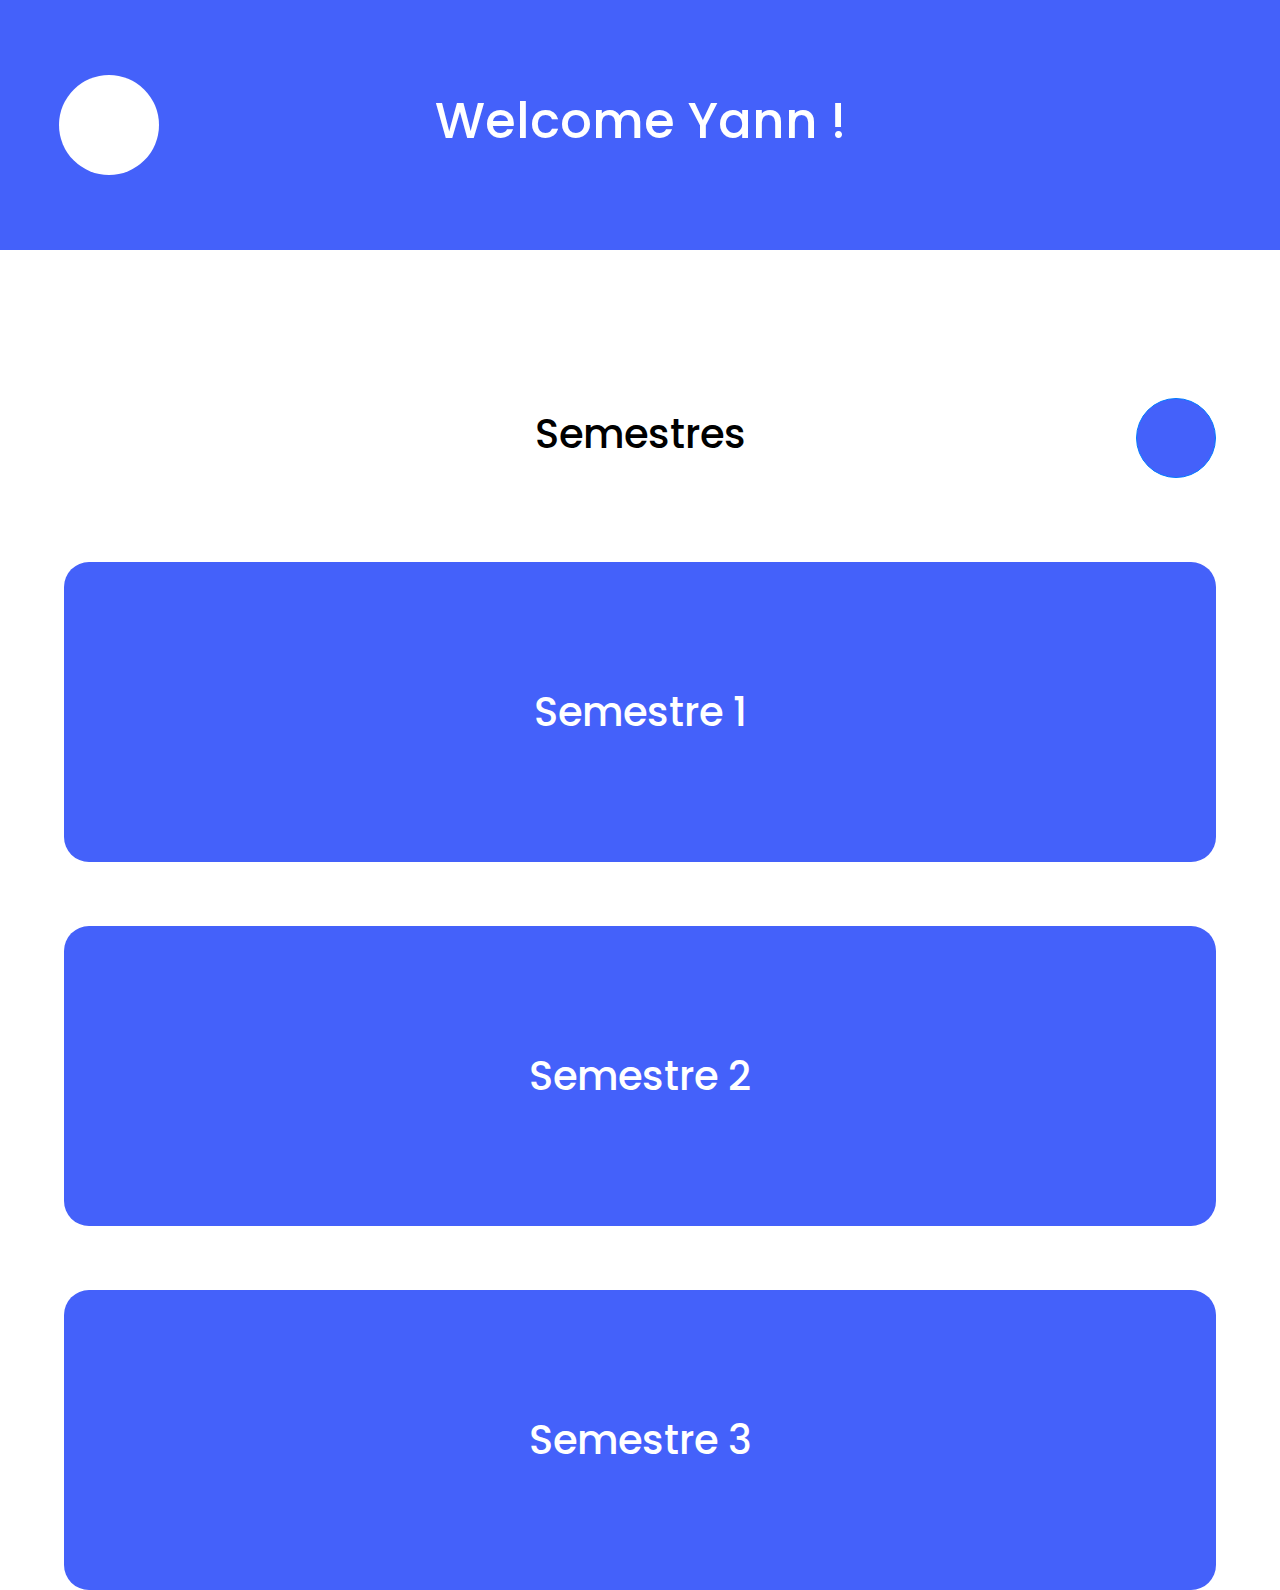
<file: index.html>
<!DOCTYPE html>
<html>
  <header>
    <link
      rel="stylesheet"
      href="https://cdn.jsdelivr.net/npm/bootstrap@4.0.0/dist/css/bootstrap.min.css"
      integrity="sha384-Gn5384xqQ1aoWXA+058RXPxPg6fy4IWvTNh0E263XmFcJlSAwiGgFAW/dAiS6JXm"
      crossorigin="anonymous"
    />
    <script
      src="https://code.jquery.com/jquery-3.2.1.slim.min.js"
      integrity="sha384-KJ3o2DKtIkvYIK3UENzmM7KCkRr/rE9/Qpg6aAZGJwFDMVNA/GpGFF93hXpG5KkN"
      crossorigin="anonymous"
    ></script>
    <script
      src="https://cdn.jsdelivr.net/npm/popper.js@1.12.9/dist/umd/popper.min.js"
      integrity="sha384-ApNbgh9B+Y1QKtv3Rn7W3mgPxhU9K/ScQsAP7hUibX39j7fakFPskvXusvfa0b4Q"
      crossorigin="anonymous"
    ></script>
    <script
      src="https://cdn.jsdelivr.net/npm/bootstrap@4.0.0/dist/js/bootstrap.min.js"
      integrity="sha384-JZR6Spejh4U02d8jOt6vLEHfe/JQGiRRSQQxSfFWpi1MquVdAyjUar5+76PVCmYl"
      crossorigin="anonymous"
    ></script>
    <link rel="stylesheet" href="css/stylesheet.css" />
    <link rel="preconnect" href="https://fonts.googleapis.com" />
    <link
      rel="stylesheet"
      href="https://cdnjs.cloudflare.com/ajax/libs/font-awesome/6.2.0/css/all.min.css"
      integrity="sha512-xh6O/CkQoPOWDdYTDqeRdPCVd1SpvCA9XXcUnZS2FmJNp1coAFzvtCN9BmamE+4aHK8yyUHUSCcJHgXloTyT2A=="
      crossorigin="anonymous"
      referrerpolicy="no-referrer"
    />
    <link rel="preconnect" href="https://fonts.googleapis.com" />
    <link rel="preconnect" href="https://fonts.gstatic.com" crossorigin />
    <link
      href="https://fonts.googleapis.com/css2?family=Poppins:wght@700&display=swap"
      rel="stylesheet"
    />
  </header>

  <body>
    <!-- Header -->
    <div class="row" id="welcome">
      <div class="col-sm-3" id="btn_left">
        <button type="button" class="btn btn-primary btn-profile">
          <i class="fa-solid fa-user" style="color: black ;"></i>
      </div>
      <div class="col-sm-6">
        <h1 id="title_header">Welcome Yann !</h1>
      </div>
      <div class="col-sm-3" id="btn_right">
        
        </button>
      </div>
    </div>
    <!-- Title -->
    <div class="row" id="title_semestre">
      <div class="col-sm-3" id="btn_left"></div>
      <div class="col-sm-6">
        <h1 class="title">Semestres</h1>
      </div>
      <div class="col-sm-3" id="btn_right">
        <button type="button" class="btn btn-primary btn-add">
          <i class="fa-solid fa-plus"></i>
        </button>
      </div>
    </div>
    <!-- Semestres -->
    <div class="semestre_button">
     <h1 class="big_card_title">Semestre 1</h1>
    </div>
    <div class="semestre_button">
      <h1 class="big_card_title">Semestre 2</h1>
     </div>
     <div class="semestre_button">
      <h1 class="big_card_title">Semestre 3</h1>
     </div>
  </body>
</html>
</file>
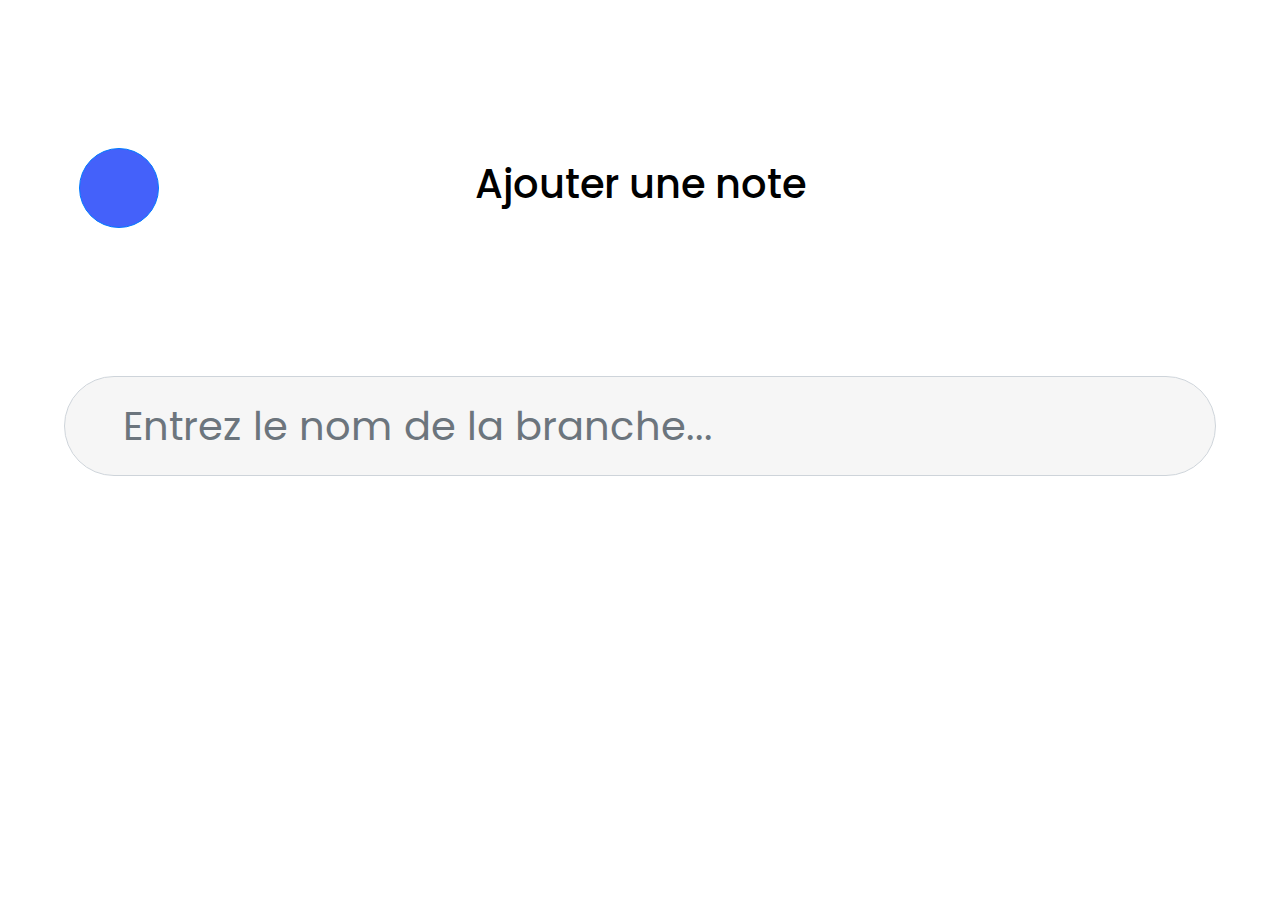
<file: addGrade.html>
<!DOCTYPE html>
<html>
<header>
  <link rel="stylesheet" href="https://cdn.jsdelivr.net/npm/bootstrap@4.0.0/dist/css/bootstrap.min.css"
    integrity="sha384-Gn5384xqQ1aoWXA+058RXPxPg6fy4IWvTNh0E263XmFcJlSAwiGgFAW/dAiS6JXm" crossorigin="anonymous" />
  <script src="https://code.jquery.com/jquery-3.2.1.slim.min.js"
    integrity="sha384-KJ3o2DKtIkvYIK3UENzmM7KCkRr/rE9/Qpg6aAZGJwFDMVNA/GpGFF93hXpG5KkN"
    crossorigin="anonymous"></script>
  <script src="https://cdn.jsdelivr.net/npm/popper.js@1.12.9/dist/umd/popper.min.js"
    integrity="sha384-ApNbgh9B+Y1QKtv3Rn7W3mgPxhU9K/ScQsAP7hUibX39j7fakFPskvXusvfa0b4Q"
    crossorigin="anonymous"></script>
  <script src="https://cdn.jsdelivr.net/npm/bootstrap@4.0.0/dist/js/bootstrap.min.js"
    integrity="sha384-JZR6Spejh4U02d8jOt6vLEHfe/JQGiRRSQQxSfFWpi1MquVdAyjUar5+76PVCmYl"
    crossorigin="anonymous"></script>
  <link rel="stylesheet" href="css/stylesheet.css" />
  <link rel="preconnect" href="https://fonts.googleapis.com" />
  <link rel="stylesheet" href="https://cdnjs.cloudflare.com/ajax/libs/font-awesome/6.2.0/css/all.min.css"
    integrity="sha512-xh6O/CkQoPOWDdYTDqeRdPCVd1SpvCA9XXcUnZS2FmJNp1coAFzvtCN9BmamE+4aHK8yyUHUSCcJHgXloTyT2A=="
    crossorigin="anonymous" referrerpolicy="no-referrer" />
  <link rel="preconnect" href="https://fonts.googleapis.com" />
  <link rel="preconnect" href="https://fonts.gstatic.com" crossorigin />
  <link href="https://fonts.googleapis.com/css2?family=Poppins:wght@700&display=swap" rel="stylesheet" />
</header>

<body>
  <!-- Title -->
  <div class="row" id="title_semestre">
    <div class="col-sm-3" id="btn_left">
      <button type="button" class="btn btn-primary btn-add">
        <i class="fa-solid fa-chevron-left"></i>
    </div>
    <div class="col-sm-6">
        <h1 class="title">Ajouter une note</h1>
    </div>
    <div class="col-sm-3" id="btn_right">
    </div>
  </div>
  <!-- Semestres -->
 <div>
    <div class="input-group mb-3">
        <input type="text" class="form-control" placeholder="Entrez le nom de la branche..." aria-label="Search" aria-describedby="basic-addon2">
      </div>
      
      </div>
</body>
</html>
</file>
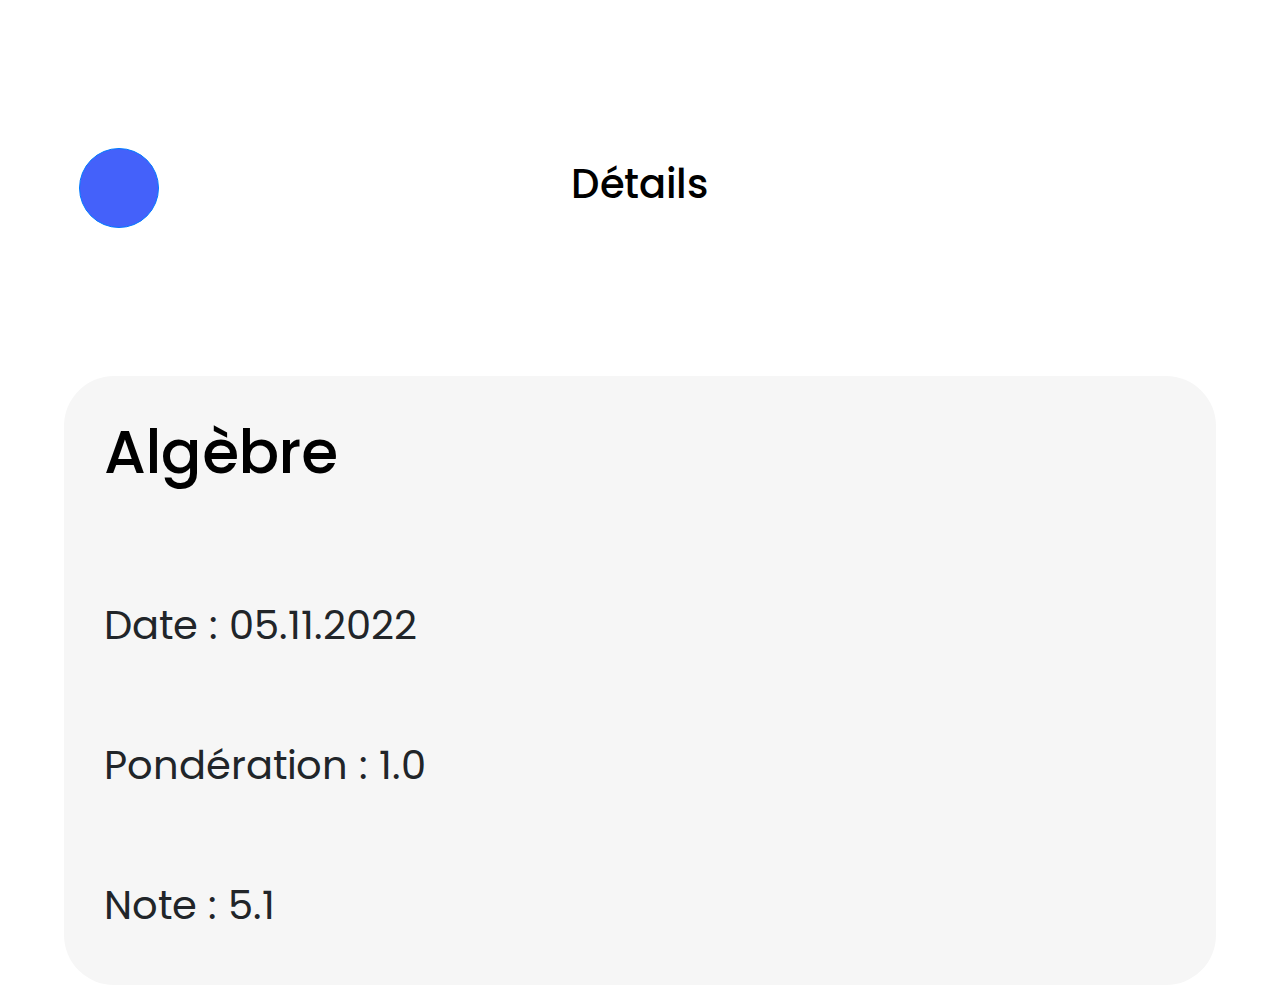
<file: gradeDetails.html>
<!DOCTYPE html>
<html>
<header>
  <link rel="stylesheet" href="https://cdn.jsdelivr.net/npm/bootstrap@4.0.0/dist/css/bootstrap.min.css"
    integrity="sha384-Gn5384xqQ1aoWXA+058RXPxPg6fy4IWvTNh0E263XmFcJlSAwiGgFAW/dAiS6JXm" crossorigin="anonymous" />
  <script src="https://code.jquery.com/jquery-3.2.1.slim.min.js"
    integrity="sha384-KJ3o2DKtIkvYIK3UENzmM7KCkRr/rE9/Qpg6aAZGJwFDMVNA/GpGFF93hXpG5KkN"
    crossorigin="anonymous"></script>
  <script src="https://cdn.jsdelivr.net/npm/popper.js@1.12.9/dist/umd/popper.min.js"
    integrity="sha384-ApNbgh9B+Y1QKtv3Rn7W3mgPxhU9K/ScQsAP7hUibX39j7fakFPskvXusvfa0b4Q"
    crossorigin="anonymous"></script>
  <script src="https://cdn.jsdelivr.net/npm/bootstrap@4.0.0/dist/js/bootstrap.min.js"
    integrity="sha384-JZR6Spejh4U02d8jOt6vLEHfe/JQGiRRSQQxSfFWpi1MquVdAyjUar5+76PVCmYl"
    crossorigin="anonymous"></script>
  <link rel="stylesheet" href="css/stylesheet.css" />
  <link rel="preconnect" href="https://fonts.googleapis.com" />
  <link rel="stylesheet" href="https://cdnjs.cloudflare.com/ajax/libs/font-awesome/6.2.0/css/all.min.css"
    integrity="sha512-xh6O/CkQoPOWDdYTDqeRdPCVd1SpvCA9XXcUnZS2FmJNp1coAFzvtCN9BmamE+4aHK8yyUHUSCcJHgXloTyT2A=="
    crossorigin="anonymous" referrerpolicy="no-referrer" />
  <link rel="preconnect" href="https://fonts.googleapis.com" />
  <link rel="preconnect" href="https://fonts.gstatic.com" crossorigin />
  <link href="https://fonts.googleapis.com/css2?family=Poppins:wght@700&display=swap" rel="stylesheet" />
</header>

<body>
  <!-- Title -->
  <div class="row" id="title_semestre">
    <div class="col-sm-3" id="btn_left">
      <button type="button" class="btn btn-primary btn-add">
        <i class="fa-solid fa-chevron-left"></i>
    </div>
    <div class="col-sm-6">
      <h1 class="title">Détails</h1>
    </div>
    <div class="col-sm-3" id="btn_right">
    </div>
  </div>
  <!-- Semestres -->
 <div id="detailsContent">
    <h1 id="subject_detail_title">Algèbre</h1>
    <p class="field">Date : 05.11.2022</p><br>
    <p class="field">Pondération : 1.0</p><br>
    <p class="field">Note : 5.1</p>
 </div>
</body>
</html>
</file>
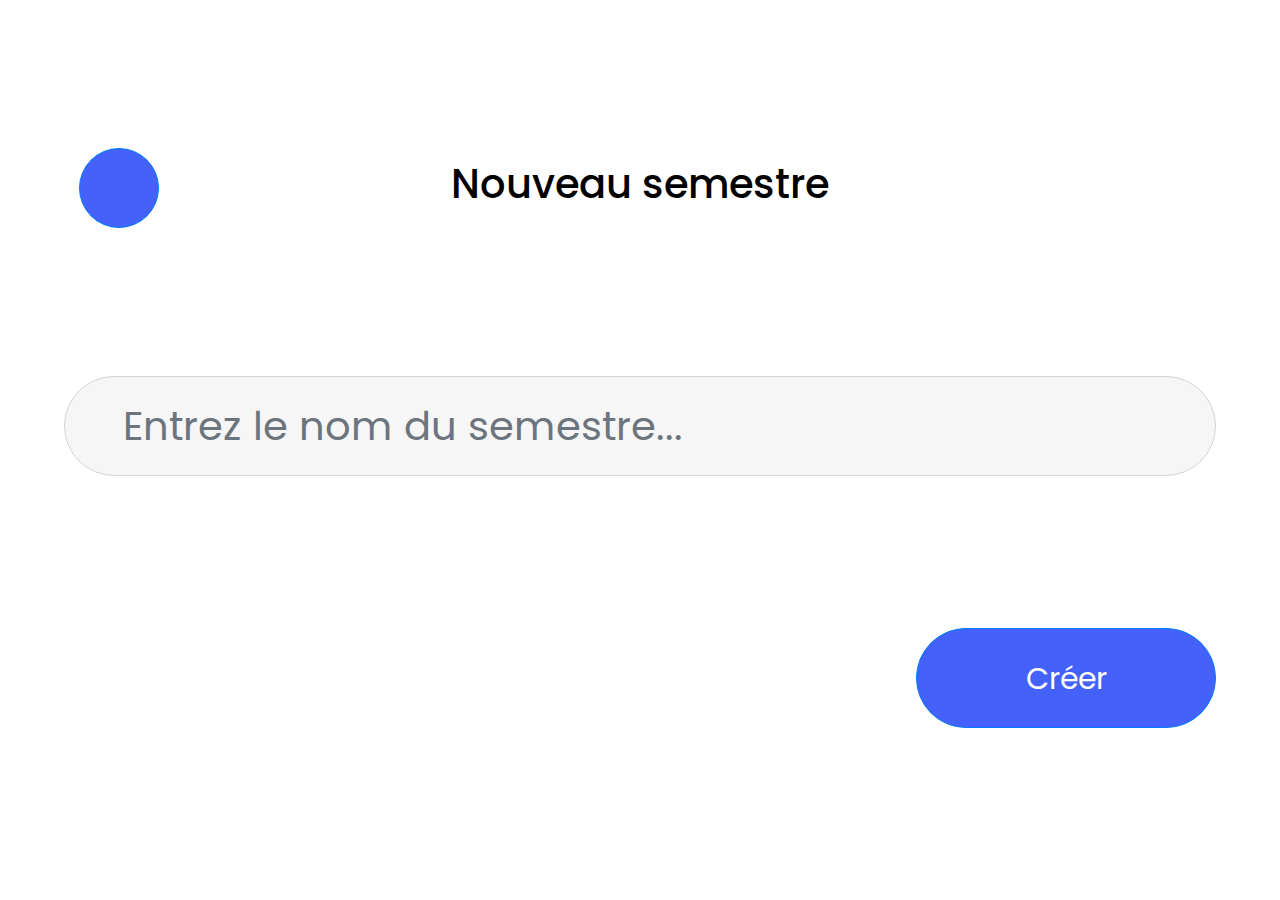
<file: newSemester.html>
<!DOCTYPE html>
<html>
<header>
  <link rel="stylesheet" href="https://cdn.jsdelivr.net/npm/bootstrap@4.0.0/dist/css/bootstrap.min.css"
    integrity="sha384-Gn5384xqQ1aoWXA+058RXPxPg6fy4IWvTNh0E263XmFcJlSAwiGgFAW/dAiS6JXm" crossorigin="anonymous" />
  <script src="https://code.jquery.com/jquery-3.2.1.slim.min.js"
    integrity="sha384-KJ3o2DKtIkvYIK3UENzmM7KCkRr/rE9/Qpg6aAZGJwFDMVNA/GpGFF93hXpG5KkN"
    crossorigin="anonymous"></script>
  <script src="https://cdn.jsdelivr.net/npm/popper.js@1.12.9/dist/umd/popper.min.js"
    integrity="sha384-ApNbgh9B+Y1QKtv3Rn7W3mgPxhU9K/ScQsAP7hUibX39j7fakFPskvXusvfa0b4Q"
    crossorigin="anonymous"></script>
  <script src="https://cdn.jsdelivr.net/npm/bootstrap@4.0.0/dist/js/bootstrap.min.js"
    integrity="sha384-JZR6Spejh4U02d8jOt6vLEHfe/JQGiRRSQQxSfFWpi1MquVdAyjUar5+76PVCmYl"
    crossorigin="anonymous"></script>
  <link rel="stylesheet" href="css/stylesheet.css" />
  <link rel="preconnect" href="https://fonts.googleapis.com" />
  <link rel="stylesheet" href="https://cdnjs.cloudflare.com/ajax/libs/font-awesome/6.2.0/css/all.min.css"
    integrity="sha512-xh6O/CkQoPOWDdYTDqeRdPCVd1SpvCA9XXcUnZS2FmJNp1coAFzvtCN9BmamE+4aHK8yyUHUSCcJHgXloTyT2A=="
    crossorigin="anonymous" referrerpolicy="no-referrer" />
  <link rel="preconnect" href="https://fonts.googleapis.com" />
  <link rel="preconnect" href="https://fonts.gstatic.com" crossorigin />
  <link href="https://fonts.googleapis.com/css2?family=Poppins:wght@700&display=swap" rel="stylesheet" />
</header>

<body>
  <!-- Title -->
  <div class="row" id="title_semestre">
    <div class="col-sm-3" id="btn_left">
      <button type="button" class="btn btn-primary btn-add" onclick="window.location.href='index.html'">
        <i class="fa-solid fa-chevron-left"></i>
    </div>
    <div class="col-sm-6">
      <h1 class="title">Nouveau semestre</h1>
    </div>
    <div class="col-sm-3" id="btn_right">
    </div>
  </div>
  <!-- Semestres -->
  <div class="input-group mb-3">
    <input type="text" class="form-control" placeholder="Entrez le nom du semestre..." aria-label="Search" aria-describedby="basic-addon2">
  </div>
  <div class="div_add">
    
    <button type="button" class="btn btn-primary" id="btn_add" onclick="window.location.href='index.html'">Créer</button>
  </div>
</body>
</html>
</file>
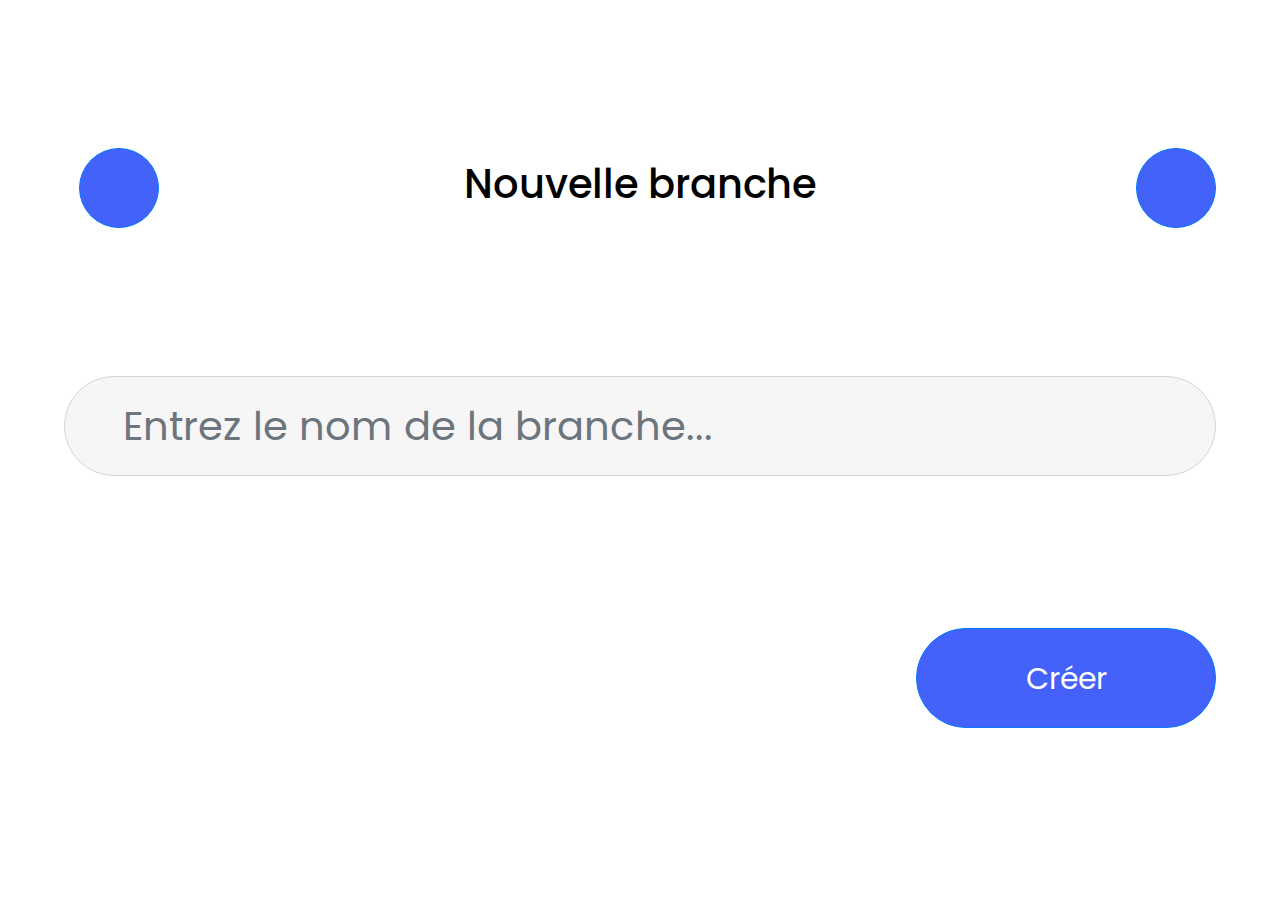
<file: newSubject.html>
<!DOCTYPE html>
<html>
<header>
  <link rel="stylesheet" href="https://cdn.jsdelivr.net/npm/bootstrap@4.0.0/dist/css/bootstrap.min.css"
    integrity="sha384-Gn5384xqQ1aoWXA+058RXPxPg6fy4IWvTNh0E263XmFcJlSAwiGgFAW/dAiS6JXm" crossorigin="anonymous" />
  <script src="https://code.jquery.com/jquery-3.2.1.slim.min.js"
    integrity="sha384-KJ3o2DKtIkvYIK3UENzmM7KCkRr/rE9/Qpg6aAZGJwFDMVNA/GpGFF93hXpG5KkN"
    crossorigin="anonymous"></script>
  <script src="https://cdn.jsdelivr.net/npm/popper.js@1.12.9/dist/umd/popper.min.js"
    integrity="sha384-ApNbgh9B+Y1QKtv3Rn7W3mgPxhU9K/ScQsAP7hUibX39j7fakFPskvXusvfa0b4Q"
    crossorigin="anonymous"></script>
  <script src="https://cdn.jsdelivr.net/npm/bootstrap@4.0.0/dist/js/bootstrap.min.js"
    integrity="sha384-JZR6Spejh4U02d8jOt6vLEHfe/JQGiRRSQQxSfFWpi1MquVdAyjUar5+76PVCmYl"
    crossorigin="anonymous"></script>
  <link rel="stylesheet" href="css/stylesheet.css" />
  <link rel="preconnect" href="https://fonts.googleapis.com" />
  <link rel="stylesheet" href="https://cdnjs.cloudflare.com/ajax/libs/font-awesome/6.2.0/css/all.min.css"
    integrity="sha512-xh6O/CkQoPOWDdYTDqeRdPCVd1SpvCA9XXcUnZS2FmJNp1coAFzvtCN9BmamE+4aHK8yyUHUSCcJHgXloTyT2A=="
    crossorigin="anonymous" referrerpolicy="no-referrer" />
  <link rel="preconnect" href="https://fonts.googleapis.com" />
  <link rel="preconnect" href="https://fonts.gstatic.com" crossorigin />
  <link href="https://fonts.googleapis.com/css2?family=Poppins:wght@700&display=swap" rel="stylesheet" />
</header>

<body>
  <!-- Title -->
  <div class="row" id="title_semestre">
    <div class="col-sm-3" id="btn_left">
      <button type="button" class="btn btn-primary btn-add">
        <i class="fa-solid fa-chevron-left"></i>
    </div>
    <div class="col-sm-6">
      <h1 class="title">Nouvelle branche</h1>
    </div>
    <div class="col-sm-3" id="btn_right">
      <button type="button" class="btn btn-primary btn-add">
        <i class="fa-solid fa-plus"></i>
      </button>
    </div>
  </div>
  <!-- Semestres -->
  <div class="input-group mb-3">
    <input type="text" class="form-control" placeholder="Entrez le nom de la branche..." aria-label="Search" aria-describedby="basic-addon2">
  </div>
  <div class="div_add">
    <button type="button" class="btn btn-primary" id="btn_add">Créer</button>
  </div>
</body>
</html>
</file>
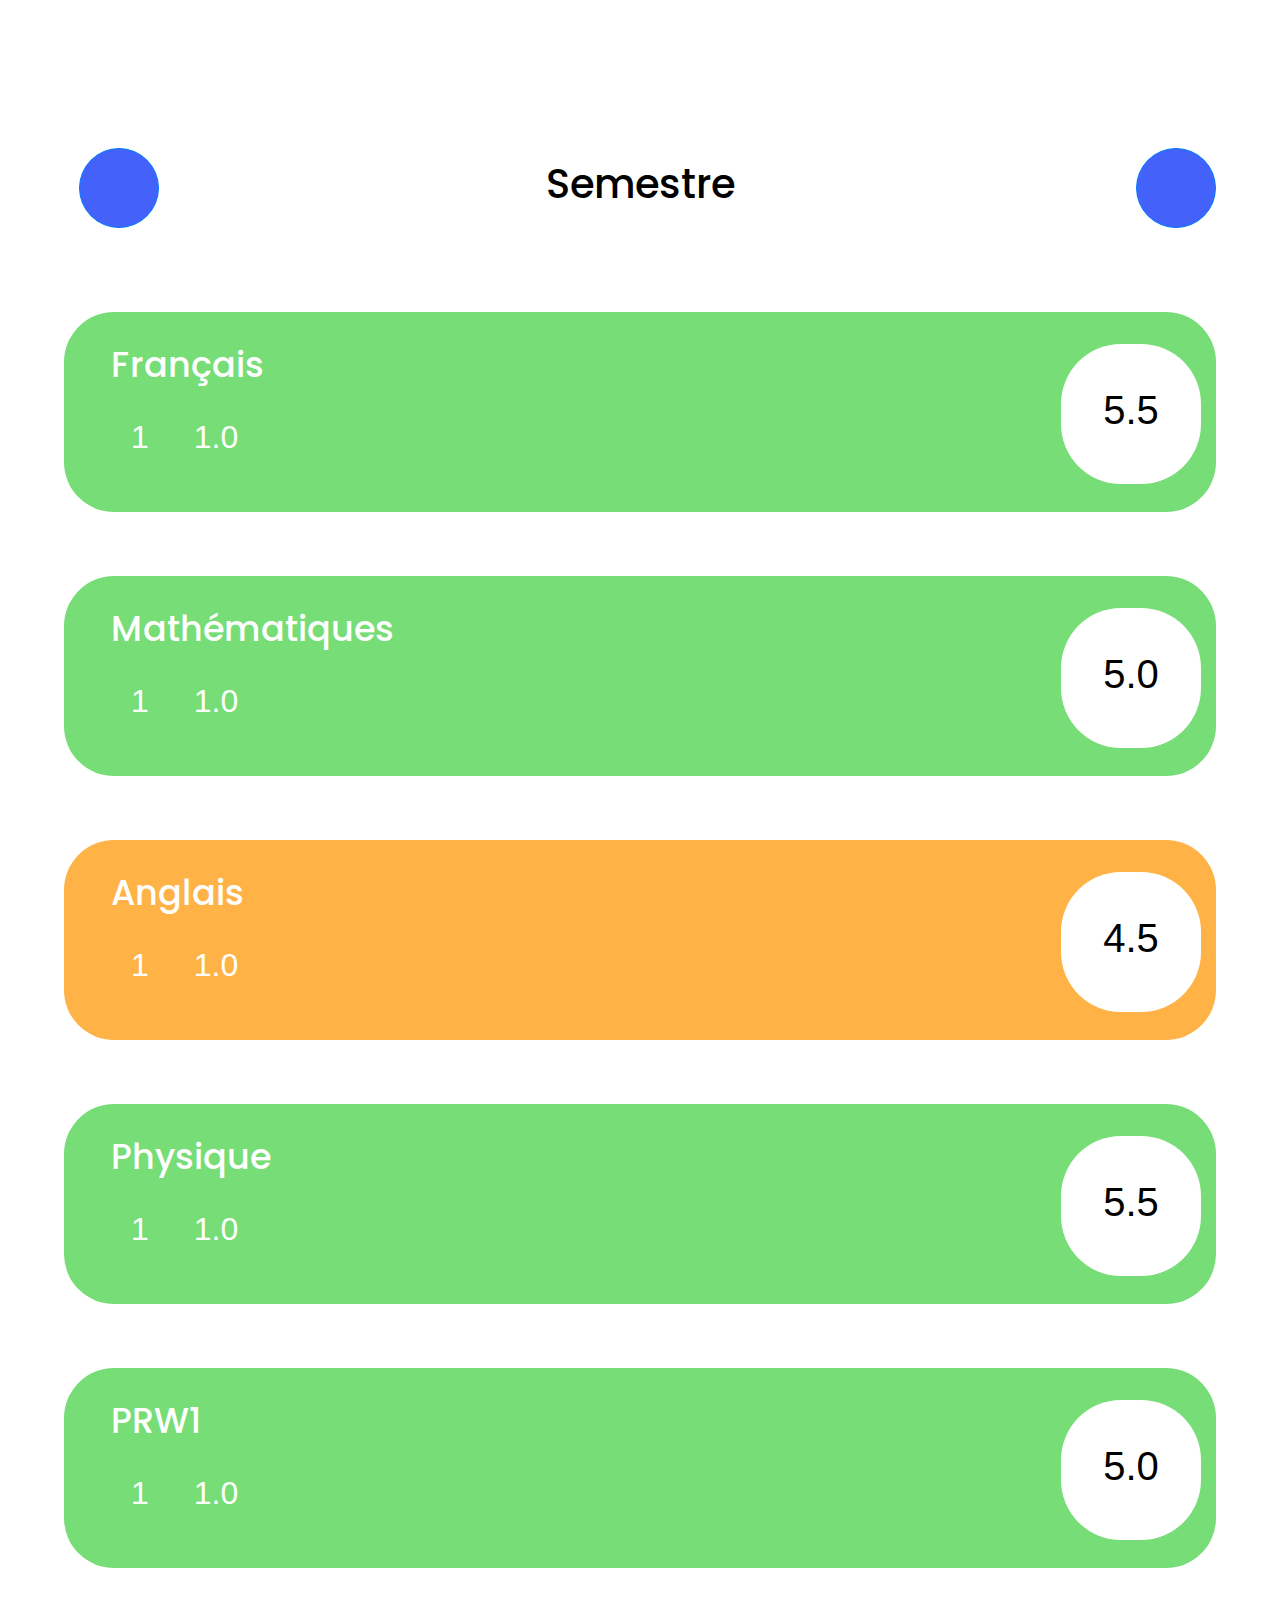
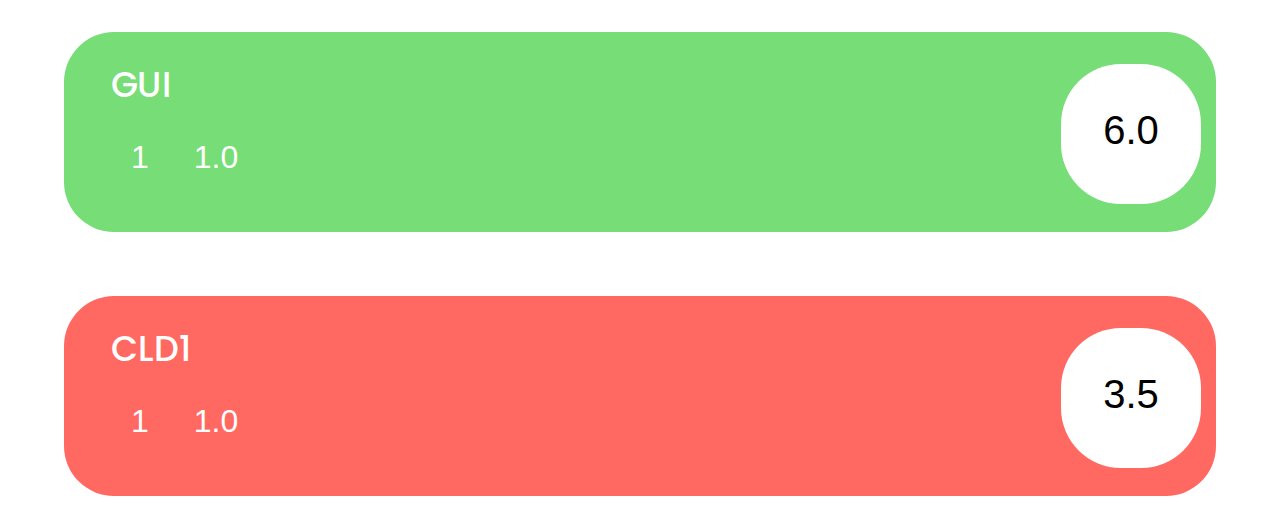
<file: semester.html>
<!DOCTYPE html>
<html>
<header>
  <link rel="stylesheet" href="https://cdn.jsdelivr.net/npm/bootstrap@4.0.0/dist/css/bootstrap.min.css"
    integrity="sha384-Gn5384xqQ1aoWXA+058RXPxPg6fy4IWvTNh0E263XmFcJlSAwiGgFAW/dAiS6JXm" crossorigin="anonymous" />
  <script src="https://code.jquery.com/jquery-3.2.1.slim.min.js"
    integrity="sha384-KJ3o2DKtIkvYIK3UENzmM7KCkRr/rE9/Qpg6aAZGJwFDMVNA/GpGFF93hXpG5KkN"
    crossorigin="anonymous"></script>
  <script src="https://cdn.jsdelivr.net/npm/popper.js@1.12.9/dist/umd/popper.min.js"
    integrity="sha384-ApNbgh9B+Y1QKtv3Rn7W3mgPxhU9K/ScQsAP7hUibX39j7fakFPskvXusvfa0b4Q"
    crossorigin="anonymous"></script>
  <script src="https://cdn.jsdelivr.net/npm/bootstrap@4.0.0/dist/js/bootstrap.min.js"
    integrity="sha384-JZR6Spejh4U02d8jOt6vLEHfe/JQGiRRSQQxSfFWpi1MquVdAyjUar5+76PVCmYl"
    crossorigin="anonymous"></script>
  <link rel="stylesheet" href="css/stylesheet.css" />
  <link rel="preconnect" href="https://fonts.googleapis.com" />
  <link rel="stylesheet" href="https://cdnjs.cloudflare.com/ajax/libs/font-awesome/6.2.0/css/all.min.css"
    integrity="sha512-xh6O/CkQoPOWDdYTDqeRdPCVd1SpvCA9XXcUnZS2FmJNp1coAFzvtCN9BmamE+4aHK8yyUHUSCcJHgXloTyT2A=="
    crossorigin="anonymous" referrerpolicy="no-referrer" />
  <link rel="preconnect" href="https://fonts.googleapis.com" />
  <link rel="preconnect" href="https://fonts.gstatic.com" crossorigin />
  <link href="https://fonts.googleapis.com/css2?family=Poppins:wght@700&display=swap" rel="stylesheet" />
</header>

<body>
  <!-- Title -->
  <div class="row" id="title_semestre">
    <div class="col-sm-3" id="btn_left">
      <button type="button" class="btn btn-primary btn-add">
        <i class="fa-solid fa-chevron-left"></i>
    </div>
    <div class="col-sm-6">
      <h1 class="title">Semestre</h1>
    </div>
    <div class="col-sm-3" id="btn_right">
      <button type="button" class="btn btn-primary btn-add">
        <i class="fa-solid fa-plus"></i>
      </button>
    </div>
  </div>
  <!-- Semestres -->
  <div class="subject_button row" style="background-color: #77DD77;">
    <div class="col">
      <div>
        <h1 class="card_title">Français</h1>
      </div>
      <div class="row details_card" >
        <i class="fa-solid fa-file" style="font-size: 30px; color: white;"></i>
        <h2 style="margin-left: 20px;">1</h2>
        <i class="fa-solid fa-weight-hanging" style="font-size: 30px; color: white; margin-left: 25px;"></i>
        <h2 style="margin-left: 20px;">1.0</h2>
      </div>
    </div>
    <div class="col" id="col-grade">
      <div class="grade">
        <h1 class="grade_value">5.5</h1>
      </div>
    </div>
  </div>
 
  <div class="subject_button row" style="background-color: #77DD77;">
    <div class="col">
      <div>
        <h1 class="card_title">Mathématiques</h1>
      </div>
      <div class="row details_card" >
        <i class="fa-solid fa-file" style="font-size: 30px; color: white;"></i>
        <h2 style="margin-left: 20px;">1</h2>
        <i class="fa-solid fa-weight-hanging" style="font-size: 30px; color: white; margin-left: 25px;"></i>
        <h2 style="margin-left: 20px;">1.0</h2>
      </div>
    </div>
    <div class="col" id="col-grade">
      <div class="grade">
        <h1 class="grade_value">5.0</h1>
      </div>
    </div>
  </div>

  <div class="subject_button row" style="background-color: #FFB347;">
    <div class="col">
      <div>
        <h1 class="card_title">Anglais</h1>
      </div>
      <div class="row details_card" >
        <i class="fa-solid fa-file" style="font-size: 30px; color: white;"></i>
        <h2 style="margin-left: 20px;">1</h2>
        <i class="fa-solid fa-weight-hanging" style="font-size: 30px; color: white; margin-left: 25px;"></i>
        <h2 style="margin-left: 20px;">1.0</h2>
      </div>
    </div>
    <div class="col" id="col-grade">
      <div class="grade">
        <h1 class="grade_value">4.5</h1>
      </div>
    </div>
  </div>

  <div class="subject_button row" style="background-color: #77DD77;">
    <div class="col">
      <div>
        <h1 class="card_title">Physique</h1>
      </div>
      <div class="row details_card" >
        <i class="fa-solid fa-file" style="font-size: 30px; color: white;"></i>
        <h2 style="margin-left: 20px;">1</h2>
        <i class="fa-solid fa-weight-hanging" style="font-size: 30px; color: white; margin-left: 25px;"></i>
        <h2 style="margin-left: 20px;">1.0</h2>
      </div>
    </div>
    <div class="col" id="col-grade">
      <div class="grade">
        <h1 class="grade_value">5.5</h1>
      </div>
    </div>
  </div>

  <div class="subject_button row" style="background-color: #77DD77;">
    <div class="col">
      <div>
        <h1 class="card_title">PRW1</h1>
      </div>
      <div class="row details_card" >
        <i class="fa-solid fa-file" style="font-size: 30px; color: white;"></i>
        <h2 style="margin-left: 20px;">1</h2>
        <i class="fa-solid fa-weight-hanging" style="font-size: 30px; color: white; margin-left: 25px;"></i>
        <h2 style="margin-left: 20px;">1.0</h2>
      </div>
    </div>
    <div class="col" id="col-grade">
      <div class="grade">
        <h1 class="grade_value">5.0</h1>
      </div>
    </div>
  </div>

  <div class="subject_button row" style="background-color: #77DD77;">
    <div class="col">
      <div>
        <h1 class="card_title">GUI</h1>
      </div>
      <div class="row details_card" >
        <i class="fa-solid fa-file" style="font-size: 30px; color: white;"></i>
        <h2 style="margin-left: 20px;">1</h2>
        <i class="fa-solid fa-weight-hanging" style="font-size: 30px; color: white; margin-left: 25px;"></i>
        <h2 style="margin-left: 20px;">1.0</h2>
      </div>
    </div>
    <div class="col" id="col-grade">
      <div class="grade">
        <h1 class="grade_value">6.0</h1>
      </div>
    </div>
  </div>

  <div class="subject_button row"style="background-color: #FF6961;">
    <div class="col">
      <div>
        <h1 class="card_title">CLD1</h1>
      </div>
      <div class="row details_card" >
        <i class="fa-solid fa-file" style="font-size: 30px; color: white;"></i>
        <h2 style="margin-left: 20px;">1</h2>
        <i class="fa-solid fa-weight-hanging" style="font-size: 30px; color: white; margin-left: 25px;"></i>
        <h2 style="margin-left: 20px;">1.0</h2>
      </div>
    </div>
    <div class="col" id="col-grade">
      <div class="grade">
        <h1 class="grade_value">3.5</h1>
      </div>
    </div>
  </div>
</body>

<script type="text/javascript">

</script>

</html>
</file>
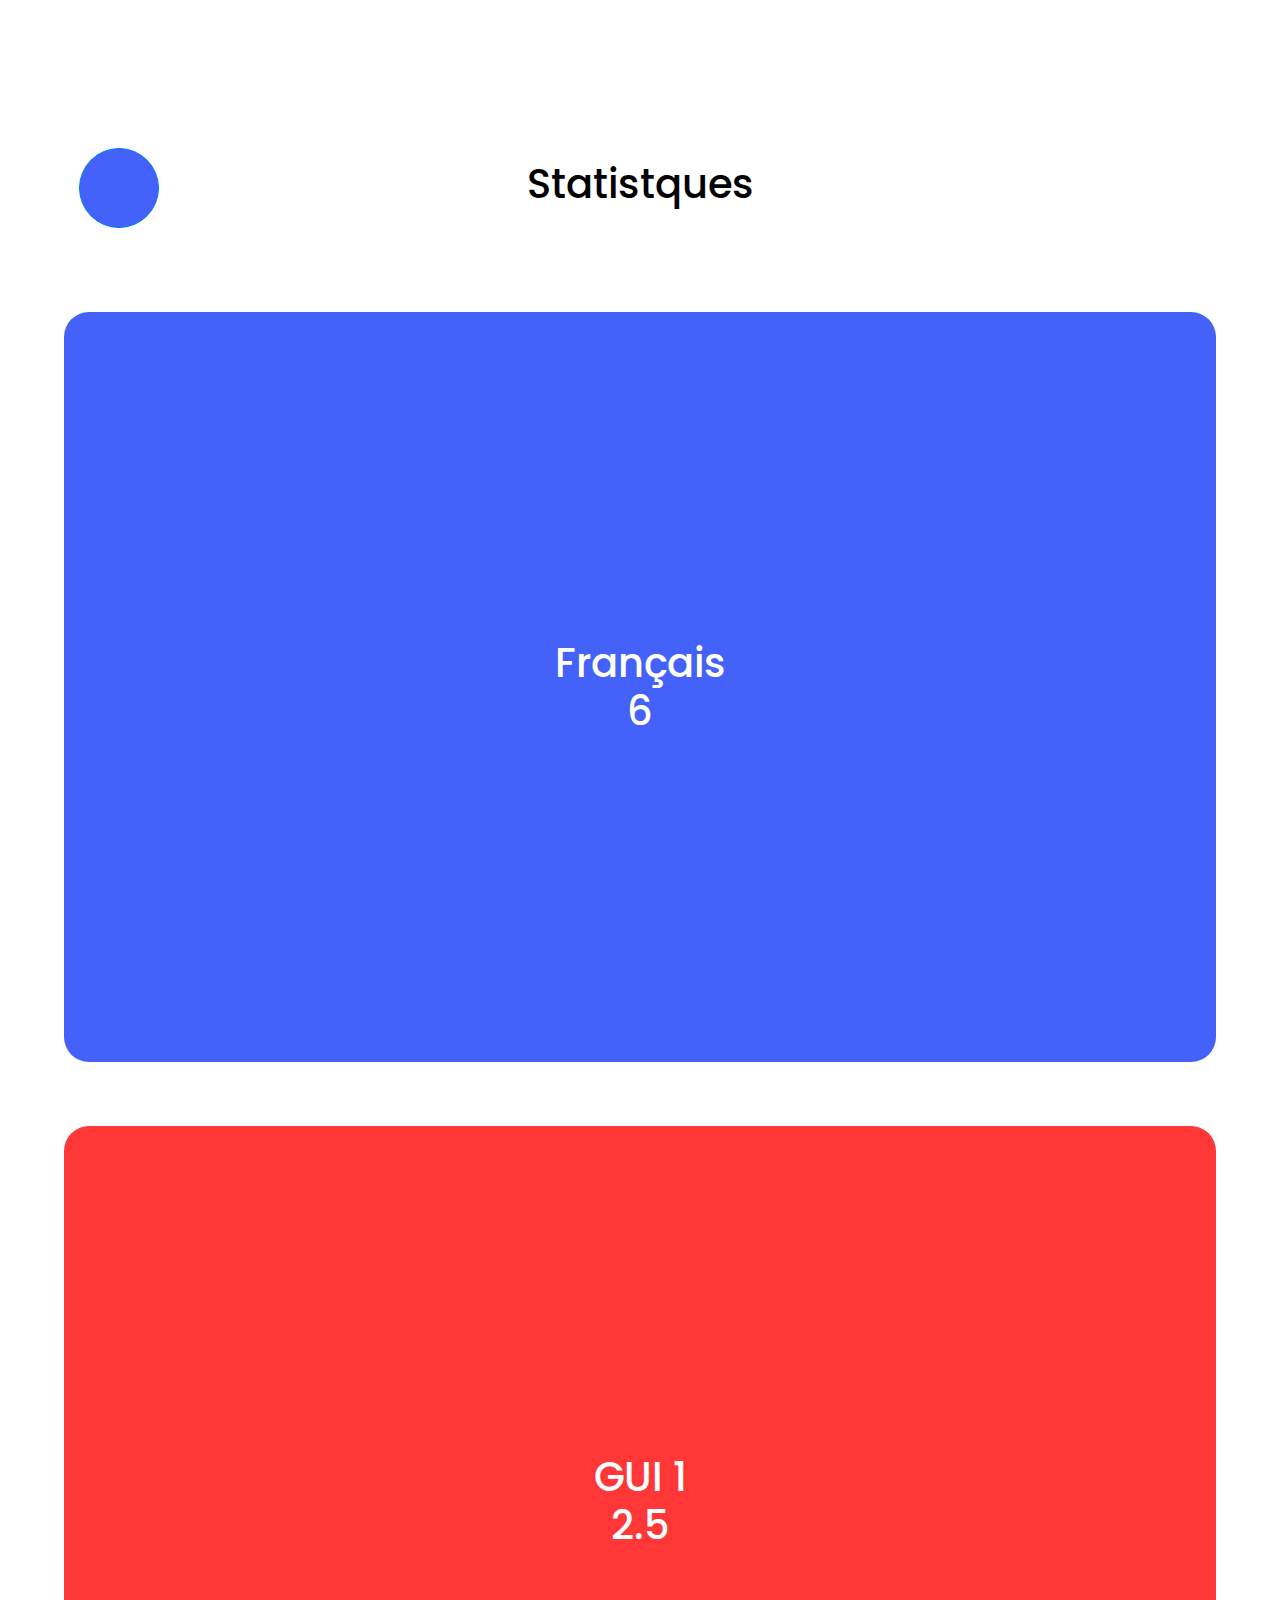
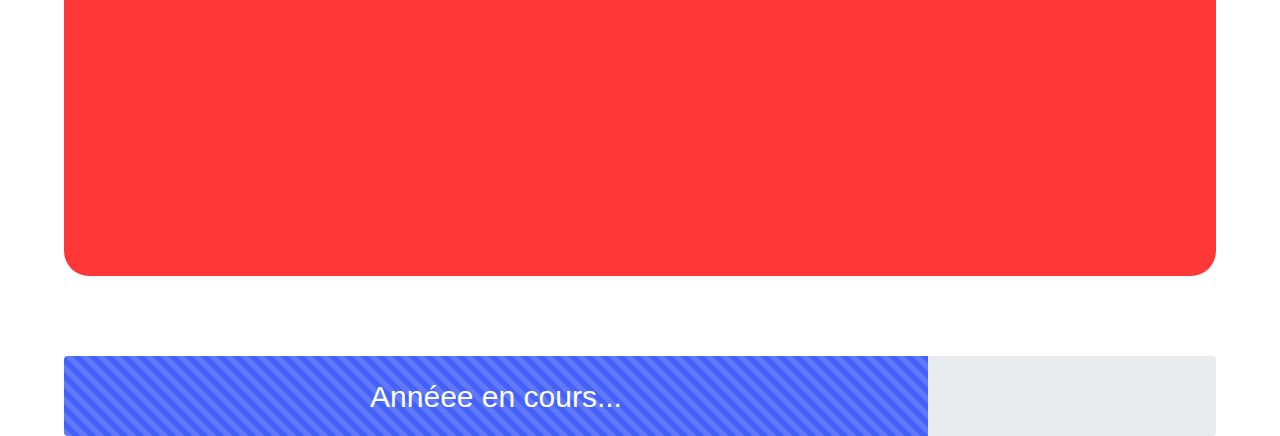
<file: stats.html>
<!DOCTYPE html>
<html>
  <header>
    <link
      rel="stylesheet"
      href="https://cdn.jsdelivr.net/npm/bootstrap@4.0.0/dist/css/bootstrap.min.css"
      integrity="sha384-Gn5384xqQ1aoWXA+058RXPxPg6fy4IWvTNh0E263XmFcJlSAwiGgFAW/dAiS6JXm"
      crossorigin="anonymous"
    />
    <script
      src="https://code.jquery.com/jquery-3.2.1.slim.min.js"
      integrity="sha384-KJ3o2DKtIkvYIK3UENzmM7KCkRr/rE9/Qpg6aAZGJwFDMVNA/GpGFF93hXpG5KkN"
      crossorigin="anonymous"
    ></script>
    <script
      src="https://cdn.jsdelivr.net/npm/popper.js@1.12.9/dist/umd/popper.min.js"
      integrity="sha384-ApNbgh9B+Y1QKtv3Rn7W3mgPxhU9K/ScQsAP7hUibX39j7fakFPskvXusvfa0b4Q"
      crossorigin="anonymous"
    ></script>
    <script
      src="https://cdn.jsdelivr.net/npm/bootstrap@4.0.0/dist/js/bootstrap.min.js"
      integrity="sha384-JZR6Spejh4U02d8jOt6vLEHfe/JQGiRRSQQxSfFWpi1MquVdAyjUar5+76PVCmYl"
      crossorigin="anonymous"
    ></script>
    <link rel="stylesheet" href="css/stylesheet.css" />
    <link rel="preconnect" href="https://fonts.googleapis.com" />
    <link
      rel="stylesheet"
      href="https://cdnjs.cloudflare.com/ajax/libs/font-awesome/6.2.0/css/all.min.css"
      integrity="sha512-xh6O/CkQoPOWDdYTDqeRdPCVd1SpvCA9XXcUnZS2FmJNp1coAFzvtCN9BmamE+4aHK8yyUHUSCcJHgXloTyT2A=="
      crossorigin="anonymous"
      referrerpolicy="no-referrer"
    />
    <link rel="preconnect" href="https://fonts.googleapis.com" />
    <link rel="preconnect" href="https://fonts.gstatic.com" crossorigin />
    <link
      href="https://fonts.googleapis.com/css2?family=Poppins:wght@700&display=swap"
      rel="stylesheet"
    />
  </header>

  <body>
    <!-- Title -->
    <div class="row" id="title_semestre">
      <div class="col-sm-3" id="btn_left">
       <button type="button" class="btn btn-primary btn-add">
        <i class="fa-solid fa-chevron-left"></i>
      </div>
      <div class="col-sm-6">
        <h1 class="title">Statistques</h1>
      </div>
      <div class="col-sm-3" id="btn_right">
      </div>
    </div>
    <!-- Semestres -->
    <div class="best_stats_button">
      <h1 class="big_card_title">Français<br>6</h1>
     </div>
     <div class="worst_stats_button">
      <h1 class="big_card_title">GUI 1<br> 2.5</h1>
     </div>
     <div class="progress">
        <div class="progress-bar progress-bar-striped progress-bar-animated" role="progressbar" aria-valuenow="25" aria-valuemin="0" aria-valuemax="100" style="width: 75%">Annéee en cours...</div>
      </div>
  </body>
</html>
</file>
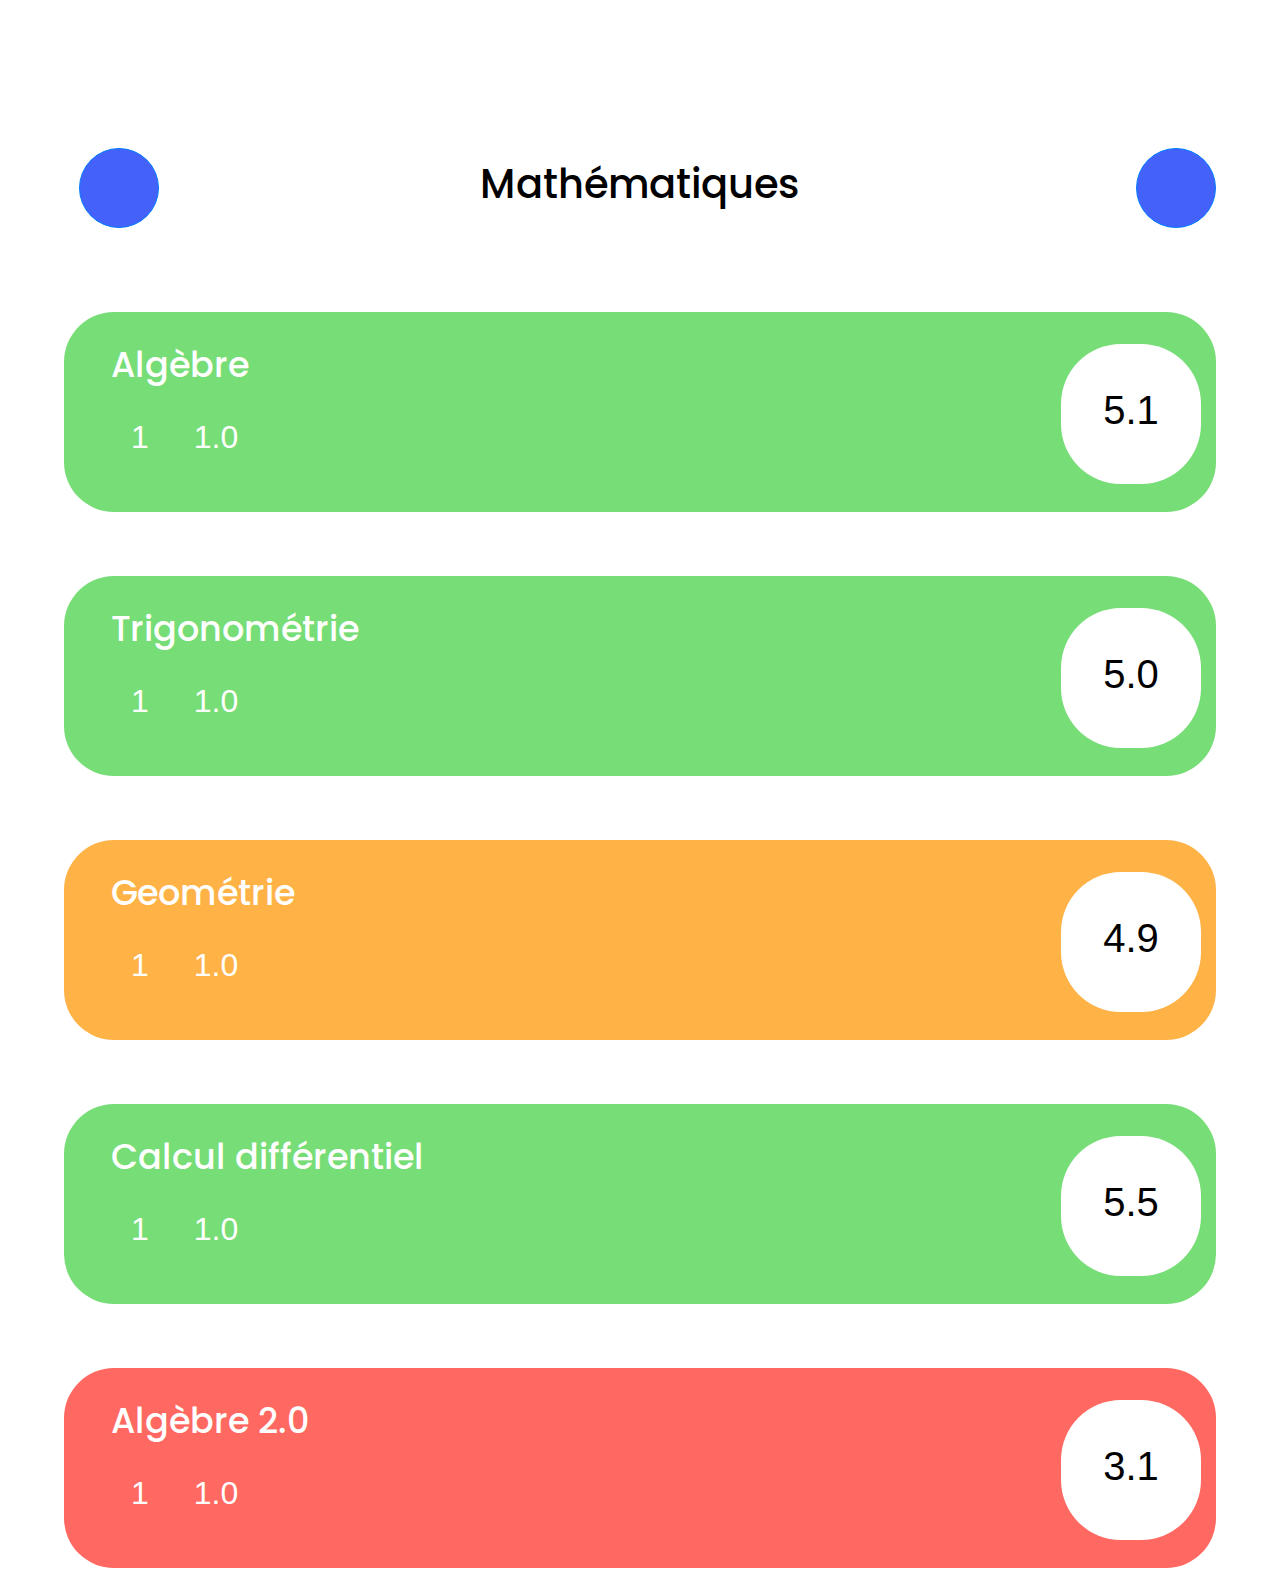
<file: subject.html>
<!DOCTYPE html>
<html>
<header>
  <link rel="stylesheet" href="https://cdn.jsdelivr.net/npm/bootstrap@4.0.0/dist/css/bootstrap.min.css"
    integrity="sha384-Gn5384xqQ1aoWXA+058RXPxPg6fy4IWvTNh0E263XmFcJlSAwiGgFAW/dAiS6JXm" crossorigin="anonymous" />
  <script src="https://code.jquery.com/jquery-3.2.1.slim.min.js"
    integrity="sha384-KJ3o2DKtIkvYIK3UENzmM7KCkRr/rE9/Qpg6aAZGJwFDMVNA/GpGFF93hXpG5KkN"
    crossorigin="anonymous"></script>
  <script src="https://cdn.jsdelivr.net/npm/popper.js@1.12.9/dist/umd/popper.min.js"
    integrity="sha384-ApNbgh9B+Y1QKtv3Rn7W3mgPxhU9K/ScQsAP7hUibX39j7fakFPskvXusvfa0b4Q"
    crossorigin="anonymous"></script>
  <script src="https://cdn.jsdelivr.net/npm/bootstrap@4.0.0/dist/js/bootstrap.min.js"
    integrity="sha384-JZR6Spejh4U02d8jOt6vLEHfe/JQGiRRSQQxSfFWpi1MquVdAyjUar5+76PVCmYl"
    crossorigin="anonymous"></script>
  <link rel="stylesheet" href="css/stylesheet.css" />
  <link rel="preconnect" href="https://fonts.googleapis.com" />
  <link rel="stylesheet" href="https://cdnjs.cloudflare.com/ajax/libs/font-awesome/6.2.0/css/all.min.css"
    integrity="sha512-xh6O/CkQoPOWDdYTDqeRdPCVd1SpvCA9XXcUnZS2FmJNp1coAFzvtCN9BmamE+4aHK8yyUHUSCcJHgXloTyT2A=="
    crossorigin="anonymous" referrerpolicy="no-referrer" />
  <link rel="preconnect" href="https://fonts.googleapis.com" />
  <link rel="preconnect" href="https://fonts.gstatic.com" crossorigin />
  <link href="https://fonts.googleapis.com/css2?family=Poppins:wght@700&display=swap" rel="stylesheet" />
</header>

<body>
  <!-- Title -->
  <div class="row" id="title_semestre">
    <div class="col-sm-3" id="btn_left">
      <button type="button" class="btn btn-primary btn-add">
        <i class="fa-solid fa-chevron-left"></i>
    </div>
    <div class="col-sm-6">
      <h1 class="title">Mathématiques</h1>
    </div>
    <div class="col-sm-3" id="btn_right">
      <button type="button" class="btn btn-primary btn-add">
        <i class="fa-solid fa-plus"></i>
      </button>
    </div>
  </div>
  <!-- Semestres -->
  <div class="subject_button row" style="background-color: #77DD77;">
    <div class="col">
      <div>
        <h1 class="card_title">Algèbre</h1>
      </div>
      <div class="row details_card" >
        <i class="fa-solid fa-file" style="font-size: 30px; color: white;"></i>
        <h2 style="margin-left: 20px;">1</h2>
        <i class="fa-solid fa-weight-hanging" style="font-size: 30px; color: white; margin-left: 25px;"></i>
        <h2 style="margin-left: 20px;">1.0</h2>
      </div>
    </div>
    <div class="col" id="col-grade">
      <div class="grade">
        <h1 class="grade_value">5.1</h1>
      </div>
    </div>
  </div>
 
  <div class="subject_button row" style="background-color: #77DD77;">
    <div class="col">
      <div>
        <h1 class="card_title">Trigonométrie</h1>
      </div>
      <div class="row details_card" >
        <i class="fa-solid fa-file" style="font-size: 30px; color: white;"></i>
        <h2 style="margin-left: 20px;">1</h2>
        <i class="fa-solid fa-weight-hanging" style="font-size: 30px; color: white; margin-left: 25px;"></i>
        <h2 style="margin-left: 20px;">1.0</h2>
      </div>
    </div>
    <div class="col" id="col-grade">
      <div class="grade">
        <h1 class="grade_value">5.0</h1>
      </div>
    </div>
  </div>

  <div class="subject_button row" style="background-color: #FFB347;">
    <div class="col">
      <div>
        <h1 class="card_title">Geométrie</h1>
      </div>
      <div class="row details_card" >
        <i class="fa-solid fa-file" style="font-size: 30px; color: white;"></i>
        <h2 style="margin-left: 20px;">1</h2>
        <i class="fa-solid fa-weight-hanging" style="font-size: 30px; color: white; margin-left: 25px;"></i>
        <h2 style="margin-left: 20px;">1.0</h2>
      </div>
    </div>
    <div class="col" id="col-grade">
      <div class="grade">
        <h1 class="grade_value">4.9</h1>
      </div>
    </div>
  </div>

  <div class="subject_button row" style="background-color: #77DD77;">
    <div class="col">
      <div>
        <h1 class="card_title">Calcul différentiel</h1>
      </div>
      <div class="row details_card" >
        <i class="fa-solid fa-file" style="font-size: 30px; color: white;"></i>
        <h2 style="margin-left: 20px;">1</h2>
        <i class="fa-solid fa-weight-hanging" style="font-size: 30px; color: white; margin-left: 25px;"></i>
        <h2 style="margin-left: 20px;">1.0</h2>
      </div>
    </div>
    <div class="col" id="col-grade">
      <div class="grade">
        <h1 class="grade_value">5.5</h1>
      </div>
    </div>
  </div>

  <div class="subject_button row" style="background-color: #FF6961;">
    <div class="col">
      <div>
        <h1 class="card_title">Algèbre 2.0</h1>
      </div>
      <div class="row details_card" >
        <i class="fa-solid fa-file" style="font-size: 30px; color: white;"></i>
        <h2 style="margin-left: 20px;">1</h2>
        <i class="fa-solid fa-weight-hanging" style="font-size: 30px; color: white; margin-left: 25px;"></i>
        <h2 style="margin-left: 20px;">1.0</h2>
      </div>
    </div>
    <div class="col" id="col-grade">
      <div class="grade">
        <h1 class="grade_value">3.1</h1>
      </div>
    </div>
  </div>
</body>
</html>
</file>
<file: css/stylesheet.css>
#welcome{
  background-color: #4461FA;
  height: 250px;
  width: 100%;
  margin-left: 0px;
}

.row {
  height: 120px;
  margin-left: 5%;
  margin-right: 5%;
}

.h1, h1{
  color:black
}

#title_header {
  font-family: "Poppins", sans-serif;
  font-size: 50px;
  height: 100%;
  color: white;
  display: flex;
  justify-content: start;
  align-items: center;
}

#title_semestre{
  margin-top: 10%;
  font-family: "Poppins", sans-serif;
}

.title {
  font-family: "Poppins", sans-serif;
  font-size: 40px;
  height: 100%;
  display: flex;
  justify-content: center;
  align-items: center;
}

.big_card_title {
  font-family: "Poppins", sans-serif;
  font-size: 40px;
  color: white;
  height: 100%;
  display: flex;
  text-align: center;
  justify-content: center;
  align-items: center;
}

.card_title {
  font-family: "Poppins", sans-serif;
  font-size: 35px;
  color: white;
  height: 100%;
  display: flex;
  justify-content: left;
  align-items: top;
}

.col-sm-3 {
  display: flex;
  height: 100%;
  align-items: center;
}

.col-sm-6 {
  display: flex;
  justify-content: center;
  align-items: center;
  height: 100%;
}

#btn_right{
  align-content: flex-end;
  justify-content: right;
  padding-right: 0px;
}

.btn-add {
  height: 80px;
  width: 80px;
  border-radius: 40px;
  font-size: 60px;
  display: flex;
  align-items: center;
  justify-content: center;
  background-color: #4461FA;
}


.btn-profile {
  margin-left: 15%;;
  height: 100px;
  width: 100px;
  border-radius: 50px;
  font-size: 60px;
  display: flex;
  color: white;
  align-items: center;
  justify-content: center;
  background-color: white;
  border-style: none;
}

.semestre_button{
  margin-top: 4rem;
  margin-left: 5%;
  margin-right: 5%;
  width: auto;
  height: 300px;
  background-color: #4461FA;
  border-radius: 25px ;
}

.best_stats_button{
  margin-top: 4rem;
  margin-left: 5%;
  margin-right: 5%;
  width: auto;
  height: 750px;
  background-color: #4461FA;
  border-radius: 25px ;
}

.worst_stats_button{
  margin-top: 4rem;
  margin-left: 5%;
  margin-right: 5%;
  width: auto;
  height: 750px;
  background-color: #FF3737;
  border-radius: 25px ;
}

.progress{
  height: 80px;
  margin-top: 5rem;
  margin-left: 5%;
  margin-right: 5%;
  font-size: 30px;
  color: #4461FA ;
}

.progress-bar{
  background-color: #4461FA ;
}

.subject_button{
  margin-top: 4rem;
  margin-left: 5%;
  margin-right: 5%;
  padding-top: 2rem;
  padding-left: 2rem;
  width: auto;
  height: 200px;
  background-color: #4461FA;
  border-radius: 50px ;
}

.details_card{
  margin-left: 0px;
  margin-top: 2rem;
  color:white;
}

.column{
  width: 50%;
}

#col-grade{
  display: flex;
  
  justify-content: end;
}

.grade{
  background-color: white;
  height: 140px;
  width: 140px;
  border-radius: 60px;
  display: flex;
  justify-content: center;
  align-items: center;
}

.input-group{
  width: 90%;
  margin-top: 10%;
  height: 60px;
  margin-left: 5%;
}

.form-control{
  font-family: "Poppins", sans-serif;
  height: 100px;
  font-size: 40px;
  padding-left: 5%;
  padding-right: 5%;
  border-radius: 60px;
  background-color: #F6F6F6;
}

.div_add{
  margin-top: 15%;
  margin-right: 5%;
  height: 100px;
  display: flex;
  align-items: center;
  justify-content: end;
}

#btn_add{
 font-size: 30px;
 font-family: "Poppins", sans-serif;
 height: 100px;
 width: 300px;
 border-radius: 60px;
 background-color: #4461FA;
}

#detailsContent{
  font-family: "Poppins", sans-serif;
  margin-left: 5%;
  margin-right: 5%;
  margin-top: 10%; 
  font-size: 40px;
  background-color: #F6F6F6;
  padding: 40px;
  border-radius: 50px;
}

#subject_detail_title{
  font-size: 60px;
  font-family: "Poppins", sans-serif;
  margin-bottom: 10%;
}

.field{
  font-family: "Poppins", sans-serif;
  margin-top: 10px;
  margin-bottom: 10px;
}


ul {list-style-type: none;}


/* Month header */
.month {

  padding: 70px 25px;
  width: 100%;
  margin-top: 10%;
  background: black;
  text-align: center;
}

/* Month list */
.month ul {
  margin: 0;
  padding: 0;
}

.month ul li {
  color: white;
  font-size: 20px;
  text-transform: uppercase;
  letter-spacing: 3px;
}

/* Previous button inside month header */
.month .prev {
  float: left;
  padding-top: 10px;
}

/* Next button */
.month .next {
  float: right;
  padding-top: 10px;
}

/* Weekdays (Mon-Sun) */
.weekdays {
  margin: 0;
  padding: 10px 0;
  background-color:#ddd;
}

.weekdays li {
  display: inline-block;
  width: 13.6%;
  color: #666;
  font-size: 30px;
  text-align: center;
}

/* Days (1-31) */
.days {
  padding: 10px 0;
  background: #eee;
  margin: 0;
}

.days li {
  list-style-type: none;
  display: inline-block;
  width: 13.6%;
  text-align: center;
  margin-bottom: 5px;
  font-size:35px;
  color: #777;
}

/* Highlight the "current" day */
.days li .active {
  padding: 5px;
  background: #4461FA;
  color: white !important
}
</file>
